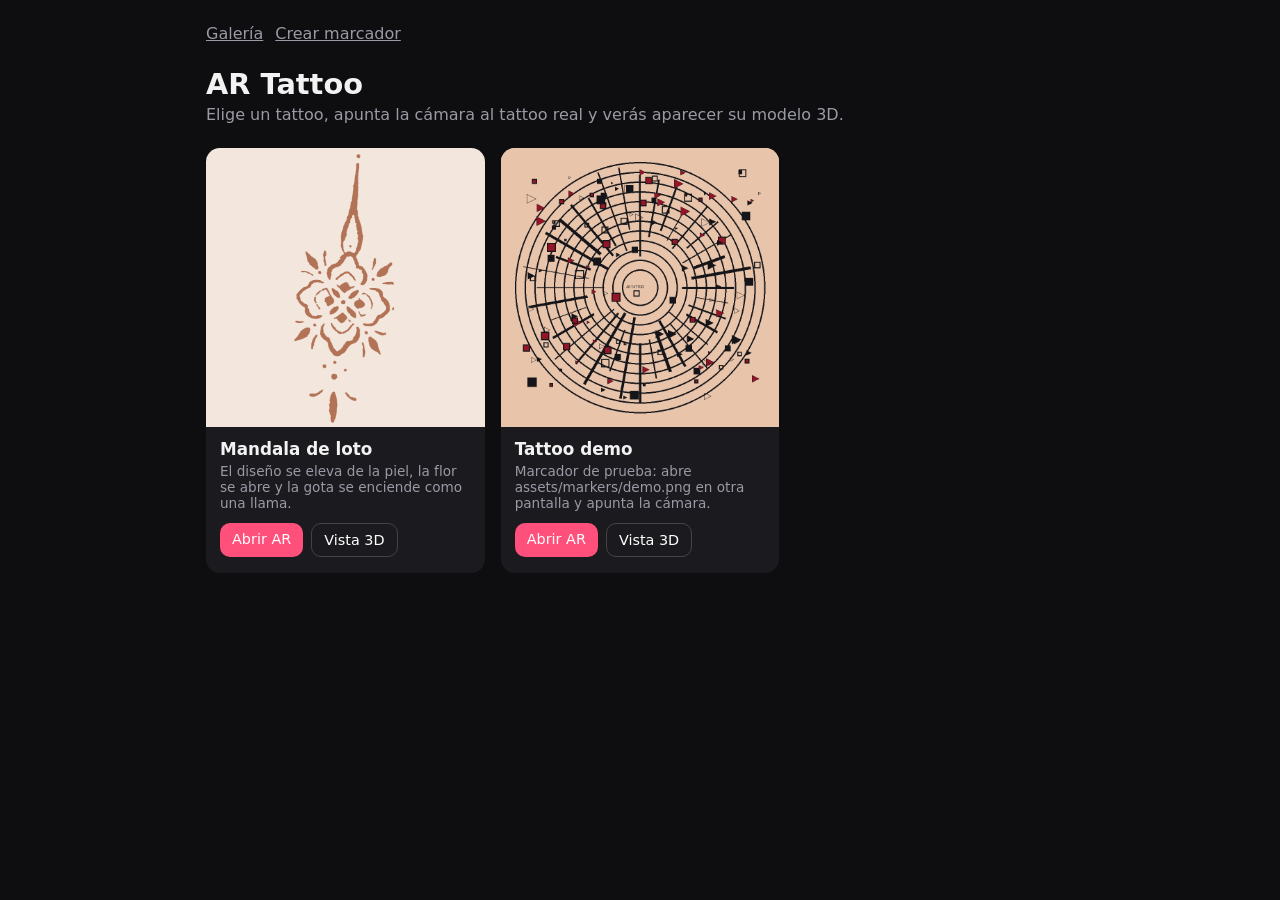
<file: index.html>
<!doctype html>
<html lang="es">
<head>
  <meta charset="utf-8" />
  <meta name="viewport" content="width=device-width, initial-scale=1" />
  <title>AR Tattoo</title>
  <link rel="stylesheet" href="css/style.css" />
</head>
<body>
  <div class="wrap">
    <nav>
      <a href="index.html">Galería</a>
      <a href="compiler.html">Crear marcador</a>
    </nav>
    <h1>AR Tattoo</h1>
    <p class="lead">Elige un tattoo, apunta la cámara al tattoo real y verás aparecer su modelo 3D.</p>
    <div class="grid" id="grid"></div>
  </div>

  <script type="module">
    import { loadTattoos } from './js/config.js';
    const grid = document.getElementById('grid');
    try {
      const tattoos = await loadTattoos();
      grid.innerHTML = tattoos.map((t) => `
        <div class="card">
          <img src="${t.thumbnail || t.marker}" alt="${t.name}" loading="lazy" />
          <div class="body">
            <h2>${t.name}</h2>
            <p>${t.description || ''}</p>
            <div class="actions">
              <a class="btn" href="ar.html?t=${encodeURIComponent(t.id)}">Abrir AR</a>
              <a class="btn ghost" href="ar.html?t=${encodeURIComponent(t.id)}&preview">Vista 3D</a>
            </div>
          </div>
        </div>`).join('');
    } catch (e) {
      grid.textContent = e.message;
    }
  </script>
</body>
</html>
</file>
<file: css/style.css>
:root {
  --bg: #0e0e10;
  --card: #1a1a1f;
  --text: #f2f2f2;
  --muted: #9a9aa5;
  --accent: #ff4f7b;
}
* { box-sizing: border-box; }
body {
  margin: 0;
  font-family: system-ui, -apple-system, "Segoe UI", Roboto, sans-serif;
  background: var(--bg);
  color: var(--text);
}
.wrap { max-width: 900px; margin: 0 auto; padding: 24px 16px 64px; }
h1 { font-size: 1.8rem; margin: 0 0 4px; }
p.lead { color: var(--muted); margin: 0 0 24px; }
.grid { display: grid; grid-template-columns: repeat(auto-fill, minmax(220px, 1fr)); gap: 16px; }
.card {
  background: var(--card); border-radius: 14px; overflow: hidden;
  display: flex; flex-direction: column; text-decoration: none; color: inherit;
}
.card img { width: 100%; aspect-ratio: 1; object-fit: cover; background: #222; }
.card .body { padding: 12px 14px 16px; }
.card h2 { font-size: 1.05rem; margin: 0 0 4px; }
.card p { font-size: .85rem; color: var(--muted); margin: 0; }
.btn {
  display: inline-block; background: var(--accent); color: #fff; border: 0;
  padding: 12px 18px; border-radius: 10px; font-size: 1rem; cursor: pointer;
  text-decoration: none;
}
.btn:disabled { opacity: .5; cursor: not-allowed; }
.btn.ghost { background: transparent; border: 1px solid #444; }
nav { display: flex; gap: 12px; margin-bottom: 24px; flex-wrap: wrap; }
nav a { color: var(--muted); }
.panel { background: var(--card); border-radius: 14px; padding: 16px; margin-bottom: 16px; }
.previews { display: flex; gap: 8px; flex-wrap: wrap; margin-top: 12px; }
.previews img { width: 120px; height: 120px; object-fit: cover; border-radius: 8px; }
progress { width: 100%; height: 12px; }
pre { background: #000; padding: 12px; border-radius: 8px; overflow-x: auto; font-size: .8rem; }
.tips li { margin-bottom: 6px; color: var(--muted); }

/* Visor AR */
.ar-ui {
  position: fixed; top: 0; left: 0; right: 0; z-index: 10;
  display: flex; justify-content: space-between; align-items: center;
  padding: 12px 16px; background: linear-gradient(#000a, #0000);
}
.ar-ui a { color: #fff; text-decoration: none; font-size: .95rem; }
.ar-hint {
  position: fixed; bottom: 24px; left: 50%; transform: translateX(-50%); z-index: 10;
  background: #000a; padding: 10px 16px; border-radius: 999px; font-size: .9rem;
  transition: opacity .3s;
}
.ar-error { padding: 24px; }
#stage { position: fixed; inset: 0; overflow: hidden; }
.card img { object-fit: contain; background: #f3e6dc; }
.actions { display: flex; gap: 8px; margin-top: 12px; flex-wrap: wrap; }
.actions .btn { padding: 8px 12px; font-size: .9rem; }
</file>
